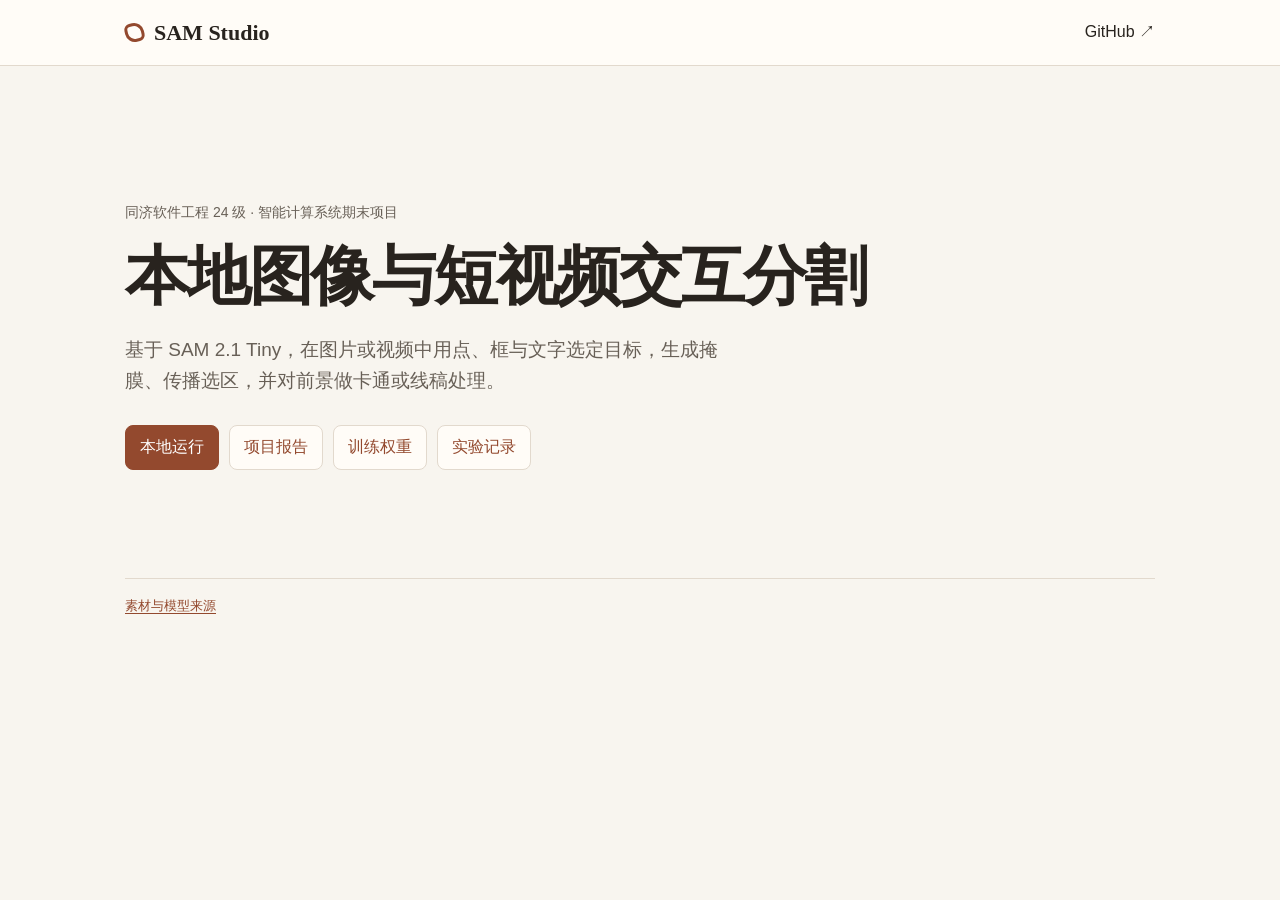
<file: docs/index.html>
<!doctype html>
<html lang="zh-CN">
<head>
  <meta charset="utf-8">
  <meta name="viewport" content="width=device-width, initial-scale=1">
  <meta name="description" content="SAM Studio · 基于 SAM 2.1 Tiny 的本地图像与短视频交互分割课程项目。">
  <title>SAM Studio · 项目主页</title>
  <link rel="icon" href="data:,">
  <link rel="stylesheet" href="./style.css">
</head>
<body>
  <header class="mast">
    <div class="wrap mast-inner">
      <a class="brand" href="./"><span class="mark" aria-hidden="true"></span>SAM Studio</a>
      <a href="https://github.com/kinosakuraxuan/SAM-Studio">GitHub ↗</a>
    </div>
  </header>
  <main class="wrap project">
    <p class="course">同济软件工程 24 级 · 智能计算系统期末项目</p>
    <h1>本地图像与短视频交互分割</h1>
    <p class="summary">基于 SAM 2.1 Tiny，在图片或视频中用点、框与文字选定目标，生成掩膜、传播选区，并对前景做卡通或线稿处理。</p>
    <nav class="links" aria-label="项目资源">
      <a class="primary" href="https://github.com/kinosakuraxuan/SAM-Studio#本地安装">本地运行</a>
      <a href="https://github.com/kinosakuraxuan/SAM-Studio/tree/main/reports">项目报告</a>
      <a href="https://github.com/kinosakuraxuan/SAM-Studio/releases/tag/v1.0.0">训练权重</a>
      <a href="https://github.com/kinosakuraxuan/SAM-Studio/tree/main/experiments">实验记录</a>
    </nav>
  </main>
  <footer class="wrap footer"><a href="./credits.html">素材与模型来源</a></footer>
</body>
</html>
</file>
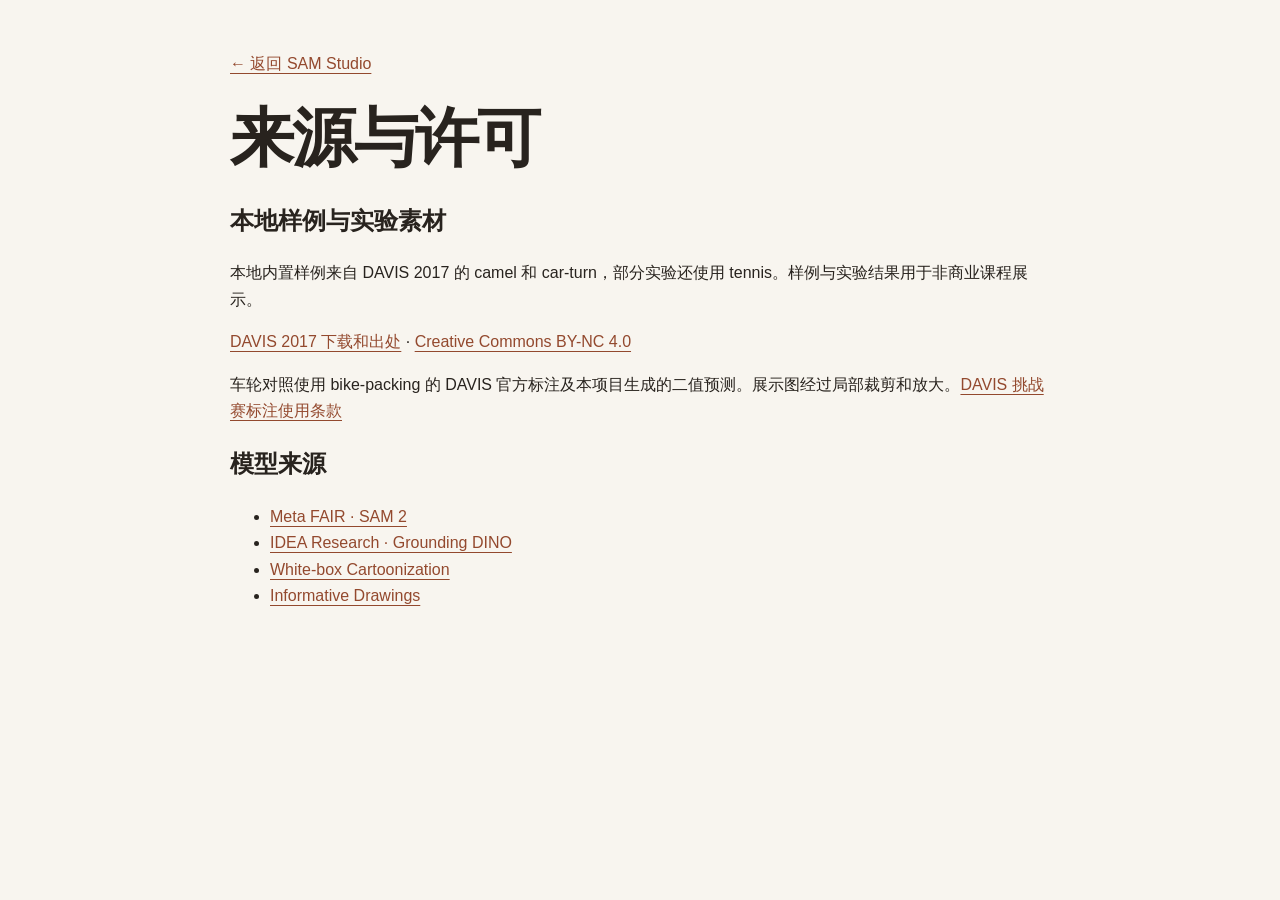
<file: docs/credits.html>
<!doctype html>
<html lang="zh-CN">
<head><meta charset="utf-8"><meta name="viewport" content="width=device-width, initial-scale=1">
<title>来源与许可 · SAM Studio</title><link rel="icon" href="data:,"><link rel="stylesheet" href="./style.css"></head>
<body><main class="wrap credits">
<p><a href="./">← 返回 SAM Studio</a></p>
<h1>来源与许可</h1>
<h2>本地样例与实验素材</h2>
<p>本地内置样例来自 DAVIS 2017 的 camel 和 car-turn，部分实验还使用 tennis。样例与实验结果用于非商业课程展示。</p>
<p><a href="https://davischallenge.org/davis2017/code.html">DAVIS 2017 下载和出处</a> · <a href="https://creativecommons.org/licenses/by-nc/4.0/">Creative Commons BY-NC 4.0</a></p>
<p>车轮对照使用 bike-packing 的 DAVIS 官方标注及本项目生成的二值预测。展示图经过局部裁剪和放大。<a href="https://davischallenge.org/challenge2017/rulesdates.html">DAVIS 挑战赛标注使用条款</a></p>
<h2>模型来源</h2>
<ul>
<li><a href="https://github.com/facebookresearch/sam2">Meta FAIR · SAM 2</a></li>
<li><a href="https://github.com/IDEA-Research/GroundingDINO">IDEA Research · Grounding DINO</a></li>
<li><a href="https://github.com/SystemErrorWang/White-box-Cartoonization">White-box Cartoonization</a></li>
<li><a href="https://github.com/carolineec/informative-drawings">Informative Drawings</a></li>
</ul>
</main></body></html>
</file>
<file: docs/style.css>
:root {
  color-scheme: light;
  --paper: #f8f5ef;
  --panel: #fffcf7;
  --ink: #28231e;
  --muted: #686057;
  --line: #e2d9cd;
  --accent: #93492e;
  --serif: Georgia, "Songti SC", SimSun, serif;
  font: 16px/1.65 Inter, "Microsoft YaHei", "PingFang SC", sans-serif;
  background: var(--paper);
  color: var(--ink);
}
* { box-sizing: border-box; }
body { margin: 0; }
a { color: var(--accent); text-underline-offset: .22em; }
:focus-visible { outline: 3px solid var(--accent); outline-offset: 3px; }
.wrap { width: min(1030px, calc(100% - clamp(32px, 9vw, 120px))); margin-inline: auto; }
.mast { border-bottom: 1px solid var(--line); background: var(--panel); }
.mast-inner, .brand { display: flex; align-items: center; }
.mast-inner { min-height: 65px; justify-content: space-between; gap: 16px; }
.mast a { text-decoration: none; color: var(--ink); }
.mast a:hover { color: var(--accent); }
.brand { gap: 10px; font: bold 22px var(--serif); white-space: nowrap; }
.mark { width: 19px; aspect-ratio: 1; border: 3px solid var(--accent); border-radius: 6px 10px 6px 10px; transform: rotate(-13deg); }
.project { padding: clamp(64px, 12vw, 135px) 0 clamp(55px, 10vw, 108px); }
.course { color: var(--muted); margin: 0 0 15px; font-size: 14px; }
h1 { margin: 0; font: 700 clamp(34px, 5.6vw, 64px)/1.18 var(--serif); letter-spacing: -.035em; }
.summary { max-width: 610px; margin: 19px 0 29px; color: var(--muted); font-size: clamp(16px, 2.25vw, 19px); }
.links { display: flex; flex-wrap: wrap; gap: 10px; }
.links a { padding: 8px 14px; border: 1px solid var(--line); border-radius: 8px; text-decoration: none; background: var(--panel); }
.links a:hover { border-color: var(--accent); }
.links .primary { background: var(--accent); color: #fff; border-color: var(--accent); }
.footer { padding: 16px 0 24px; border-top: 1px solid var(--line); font-size: 13px; }
.credits { padding: 35px 0; max-width: 820px; }
.credits h1 { margin-block: 24px; }
</file>
